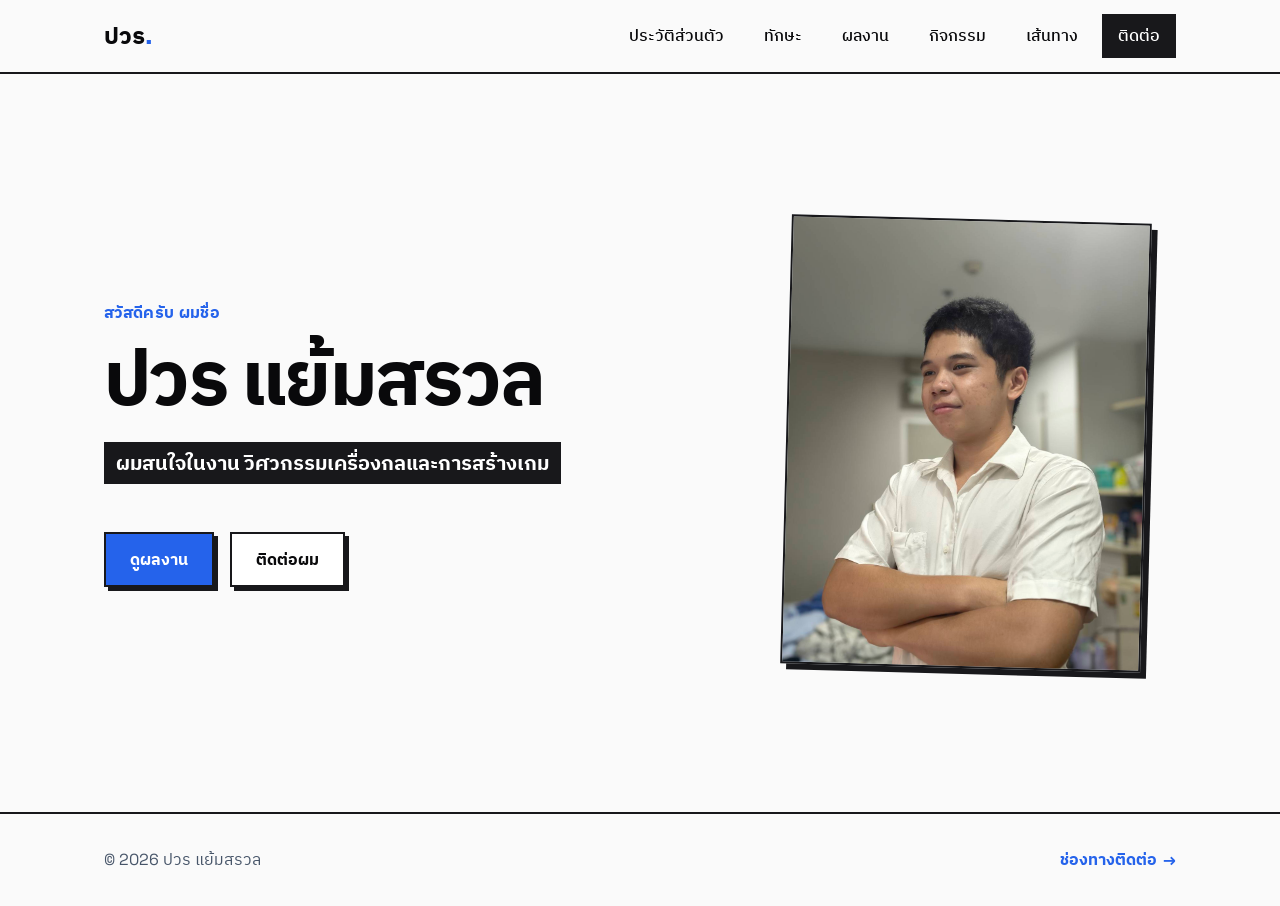
<file: index.html>
<!doctype html>
<html lang="th">
<head>
  <meta charset="utf-8">
  <meta name="viewport" content="width=device-width, initial-scale=1">
  <title>ปวร แย้มสรวล — Portfolio</title>
  <meta name="description" content="พอร์ตโฟลิโอของ ปวร แย้มสรวล — หน้าแรก">
  <link rel="preconnect" href="https://fonts.googleapis.com">
  <link rel="preconnect" href="https://fonts.gstatic.com" crossorigin>
  <link href="https://fonts.googleapis.com/css2?family=Archivo:wght@500;700;800&family=Space+Grotesk:wght@400;500;700&family=IBM+Plex+Sans+Thai:wght@400;500;700&display=swap" rel="stylesheet">
  <link rel="stylesheet" href="style.css">
</head>
<body>
  <a class="skip-link" href="#main">ข้ามไปยังเนื้อหา</a>

  <header class="site-header">
    <nav class="nav container" aria-label="เมนูหลัก">
      <a href="index.html" class="logo" aria-current="page">ปวร<span class="accent">.</span></a>
      <button class="nav-toggle" aria-expanded="false" aria-controls="nav-menu" aria-label="เปิดเมนู">
        <svg width="24" height="24" viewBox="0 0 24 24" fill="none" stroke="currentColor" stroke-width="2" aria-hidden="true"><path d="M3 6h18M3 12h18M3 18h18"/></svg>
      </button>
      <ul class="nav-menu" id="nav-menu">
        <li><a href="about.html">ประวัติส่วนตัว</a></li>
        <li><a href="skills.html">ทักษะ</a></li>
        <li><a href="projects.html">ผลงาน</a></li>
        <li><a href="activities.html">กิจกรรม</a></li>
        <li><a href="journey.html">เส้นทาง</a></li>
        <li><a href="contact.html" class="nav-cta">ติดต่อ</a></li>
      </ul>
    </nav>
  </header>

  <main id="main">
    <section class="hero container">
      <div class="hero-text">
        <p class="eyebrow">สวัสดีครับ ผมชื่อ</p>
        <h1>ปวร แย้มสรวล</h1>
        <p class="hero-role">ผมสนใจในงาน วิศวกรรมเครื่องกลและการสร้างเกม</p>
        <div class="hero-actions">
          <a href="projects.html" class="btn btn-primary">ดูผลงาน</a>
          <a href="contact.html" class="btn btn-outline">ติดต่อผม</a>
        </div>
      </div>
      <figure class="hero-photo">
        <img src="Me1.jpg" alt="รูปของปวร แย้มสรวล ยืนกอดอก สวมเสื้อเชิ้ตสีขาว" width="1110" height="1480" fetchpriority="high">
      </figure>
    </section>
  </main>

  <footer class="site-footer">
    <div class="container footer-inner">
      <p>© <span id="year"></span> ปวร แย้มสรวล</p>
      <a href="contact.html" class="link-arrow">ช่องทางติดต่อ <span aria-hidden="true">→</span></a>
    </div>
  </footer>

  <script src="script.js"></script>
</body>
</html>
</file>
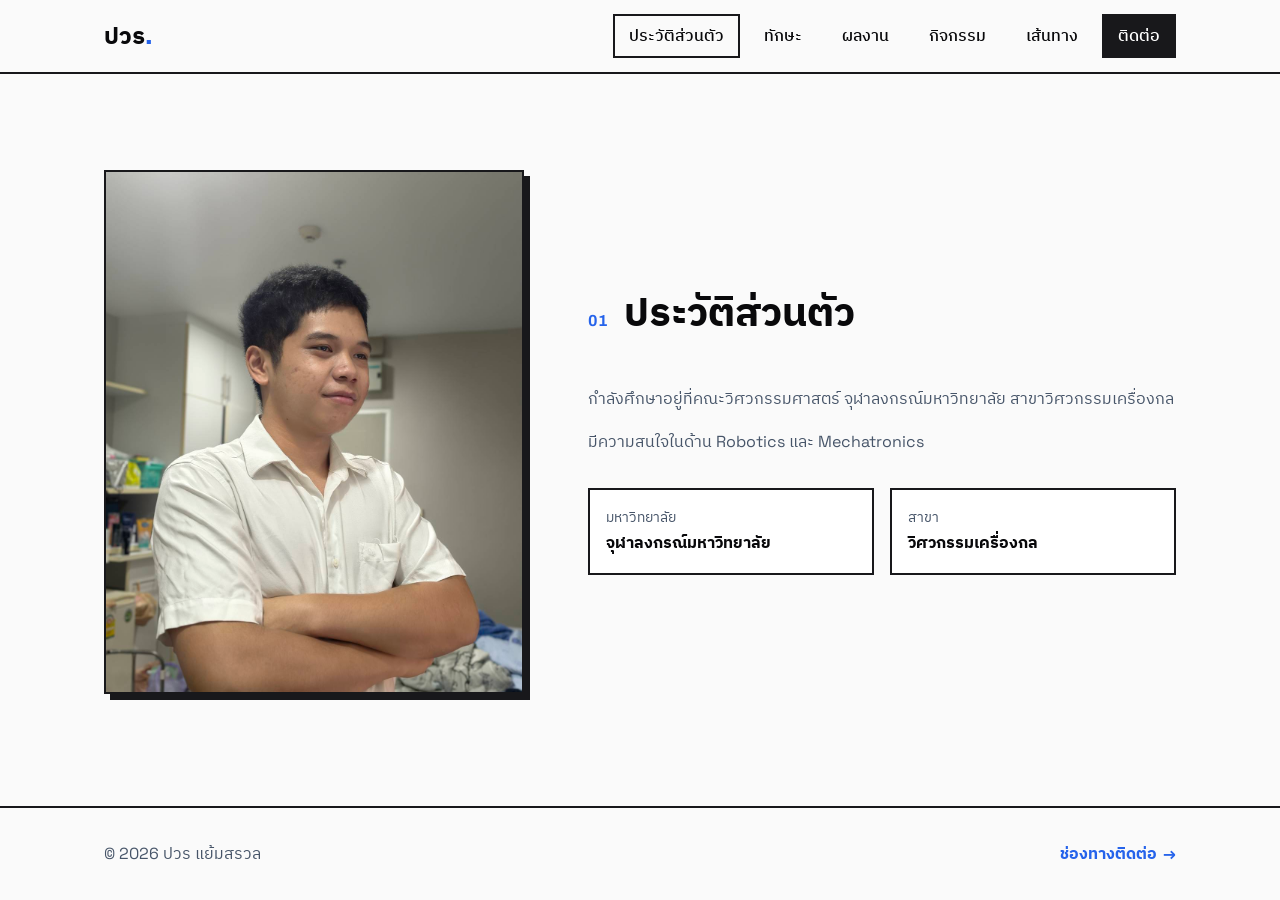
<file: about.html>
<!doctype html>
<html lang="th">
<head>
  <meta charset="utf-8">
  <meta name="viewport" content="width=device-width, initial-scale=1">
  <title>ประวัติส่วนตัว — ปวร แย้มสรวล</title>
  <meta name="description" content="พอร์ตโฟลิโอของ ปวร แย้มสรวล — ประวัติส่วนตัว">
  <link rel="preconnect" href="https://fonts.googleapis.com">
  <link rel="preconnect" href="https://fonts.gstatic.com" crossorigin>
  <link href="https://fonts.googleapis.com/css2?family=Archivo:wght@500;700;800&family=Space+Grotesk:wght@400;500;700&family=IBM+Plex+Sans+Thai:wght@400;500;700&display=swap" rel="stylesheet">
  <link rel="stylesheet" href="style.css">
</head>
<body>
  <a class="skip-link" href="#main">ข้ามไปยังเนื้อหา</a>

  <header class="site-header">
    <nav class="nav container" aria-label="เมนูหลัก">
      <a href="index.html" class="logo">ปวร<span class="accent">.</span></a>
      <button class="nav-toggle" aria-expanded="false" aria-controls="nav-menu" aria-label="เปิดเมนู">
        <svg width="24" height="24" viewBox="0 0 24 24" fill="none" stroke="currentColor" stroke-width="2" aria-hidden="true"><path d="M3 6h18M3 12h18M3 18h18"/></svg>
      </button>
      <ul class="nav-menu" id="nav-menu">
        <li><a href="about.html" class="active" aria-current="page">ประวัติส่วนตัว</a></li>
        <li><a href="skills.html">ทักษะ</a></li>
        <li><a href="projects.html">ผลงาน</a></li>
        <li><a href="activities.html">กิจกรรม</a></li>
        <li><a href="journey.html">เส้นทาง</a></li>
        <li><a href="contact.html" class="nav-cta">ติดต่อ</a></li>
      </ul>
    </nav>
  </header>

  <main id="main">
    <section class="page">
      <div class="container about">
        <figure class="about-photo reveal">
          <img src="Me2.jpg" alt="รูปของปวร แย้มสรวล" width="1110" height="1480">
        </figure>
        <div class="about-text reveal">
          <h1 class="section-title reveal"><span class="num">01</span>ประวัติส่วนตัว</h1>
          <p>กำลังศึกษาอยู่ที่คณะวิศวกรรมศาสตร์ จุฬาลงกรณ์มหาวิทยาลัย สาขาวิศวกรรมเครื่องกล</p>
          <p>มีความสนใจในด้าน Robotics และ Mechatronics</p>
          <dl class="facts">
            <div><dt>มหาวิทยาลัย</dt><dd>จุฬาลงกรณ์มหาวิทยาลัย</dd></div>
            <div><dt>สาขา</dt><dd>วิศวกรรมเครื่องกล</dd></div>
          </dl>
        </div>
      </div>
    </section>
  </main>

  <footer class="site-footer">
    <div class="container footer-inner">
      <p>© <span id="year"></span> ปวร แย้มสรวล</p>
      <a href="contact.html" class="link-arrow">ช่องทางติดต่อ <span aria-hidden="true">→</span></a>
    </div>
  </footer>

  <script src="script.js"></script>
</body>
</html>
</file>
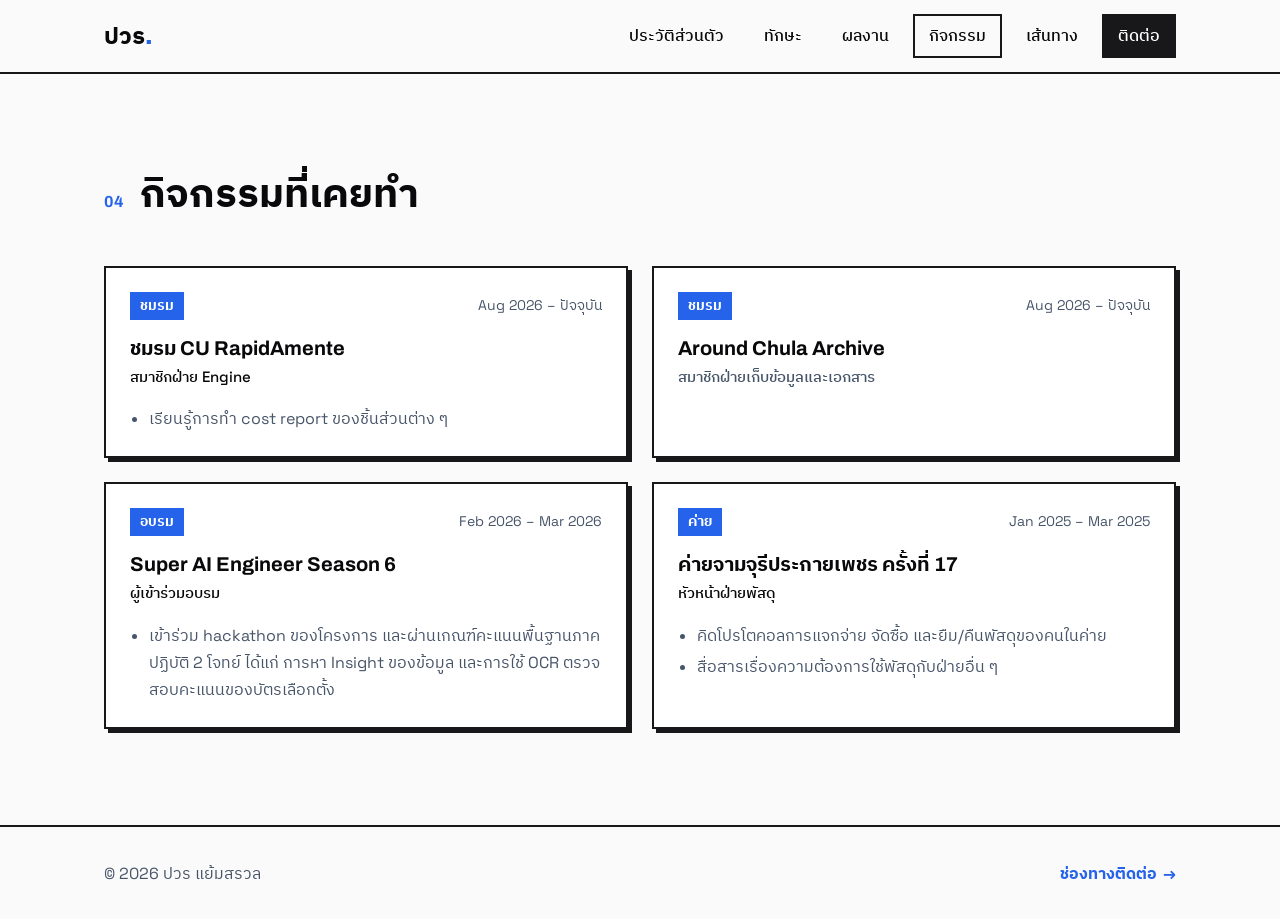
<file: activities.html>
<!doctype html>
<html lang="th">
<head>
  <meta charset="utf-8">
  <meta name="viewport" content="width=device-width, initial-scale=1">
  <title>กิจกรรม — ปวร แย้มสรวล</title>
  <meta name="description" content="พอร์ตโฟลิโอของ ปวร แย้มสรวล — กิจกรรม">
  <link rel="preconnect" href="https://fonts.googleapis.com">
  <link rel="preconnect" href="https://fonts.gstatic.com" crossorigin>
  <link href="https://fonts.googleapis.com/css2?family=Archivo:wght@500;700;800&family=Space+Grotesk:wght@400;500;700&family=IBM+Plex+Sans+Thai:wght@400;500;700&display=swap" rel="stylesheet">
  <link rel="stylesheet" href="style.css">
</head>
<body>
  <a class="skip-link" href="#main">ข้ามไปยังเนื้อหา</a>

  <header class="site-header">
    <nav class="nav container" aria-label="เมนูหลัก">
      <a href="index.html" class="logo">ปวร<span class="accent">.</span></a>
      <button class="nav-toggle" aria-expanded="false" aria-controls="nav-menu" aria-label="เปิดเมนู">
        <svg width="24" height="24" viewBox="0 0 24 24" fill="none" stroke="currentColor" stroke-width="2" aria-hidden="true"><path d="M3 6h18M3 12h18M3 18h18"/></svg>
      </button>
      <ul class="nav-menu" id="nav-menu">
        <li><a href="about.html">ประวัติส่วนตัว</a></li>
        <li><a href="skills.html">ทักษะ</a></li>
        <li><a href="projects.html">ผลงาน</a></li>
        <li><a href="activities.html" class="active" aria-current="page">กิจกรรม</a></li>
        <li><a href="journey.html">เส้นทาง</a></li>
        <li><a href="contact.html" class="nav-cta">ติดต่อ</a></li>
      </ul>
    </nav>
  </header>

  <main id="main">
    <section class="page">
      <div class="container">
        <h1 class="section-title reveal"><span class="num">04</span>กิจกรรมที่เคยทำ</h1>
        <div class="activities-grid">
          <article class="activity reveal">
            <div class="activity-head">
              <span class="activity-kind">ชมรม</span>
              <span class="activity-date">Aug 2026 – ปัจจุบัน</span>
            </div>
            <h2>ชมรม CU RapidAmente</h2>
            <p class="activity-role">สมาชิกฝ่าย Engine</p>
            <ul class="project-points"><li>เรียนรู้การทำ cost report ของชิ้นส่วนต่าง ๆ</li></ul>
          </article>
          <article class="activity reveal">
            <div class="activity-head">
              <span class="activity-kind">ชมรม</span>
              <span class="activity-date">Aug 2026 – ปัจจุบัน</span>
            </div>
            <h2>Around Chula Archive</h2>
            <p class="activity-role">สมาชิกฝ่ายเก็บข้อมูลและเอกสาร</p>
          </article>
          <article class="activity reveal">
            <div class="activity-head">
              <span class="activity-kind">อบรม</span>
              <span class="activity-date">Feb 2026 – Mar 2026</span>
            </div>
            <h2>Super AI Engineer Season 6</h2>
            <p class="activity-role">ผู้เข้าร่วมอบรม</p>
            <ul class="project-points"><li>เข้าร่วม hackathon ของโครงการ และผ่านเกณฑ์คะแนนพื้นฐานภาคปฏิบัติ 2 โจทย์ ได้แก่ การหา Insight ของข้อมูล และการใช้ OCR ตรวจสอบคะแนนของบัตรเลือกตั้ง</li></ul>
          </article>
          <article class="activity reveal">
            <div class="activity-head">
              <span class="activity-kind">ค่าย</span>
              <span class="activity-date">Jan 2025 – Mar 2025</span>
            </div>
            <h2>ค่ายจามจุรีประกายเพชร ครั้งที่ 17</h2>
            <p class="activity-role">หัวหน้าฝ่ายพัสดุ</p>
            <ul class="project-points"><li>คิดโปรโตคอลการแจกจ่าย จัดซื้อ และยืม/คืนพัสดุของคนในค่าย</li><li>สื่อสารเรื่องความต้องการใช้พัสดุกับฝ่ายอื่น ๆ</li></ul>
          </article>
        </div>
      </div>
    </section>
  </main>

  <footer class="site-footer">
    <div class="container footer-inner">
      <p>© <span id="year"></span> ปวร แย้มสรวล</p>
      <a href="contact.html" class="link-arrow">ช่องทางติดต่อ <span aria-hidden="true">→</span></a>
    </div>
  </footer>

  <script src="script.js"></script>
</body>
</html>
</file>
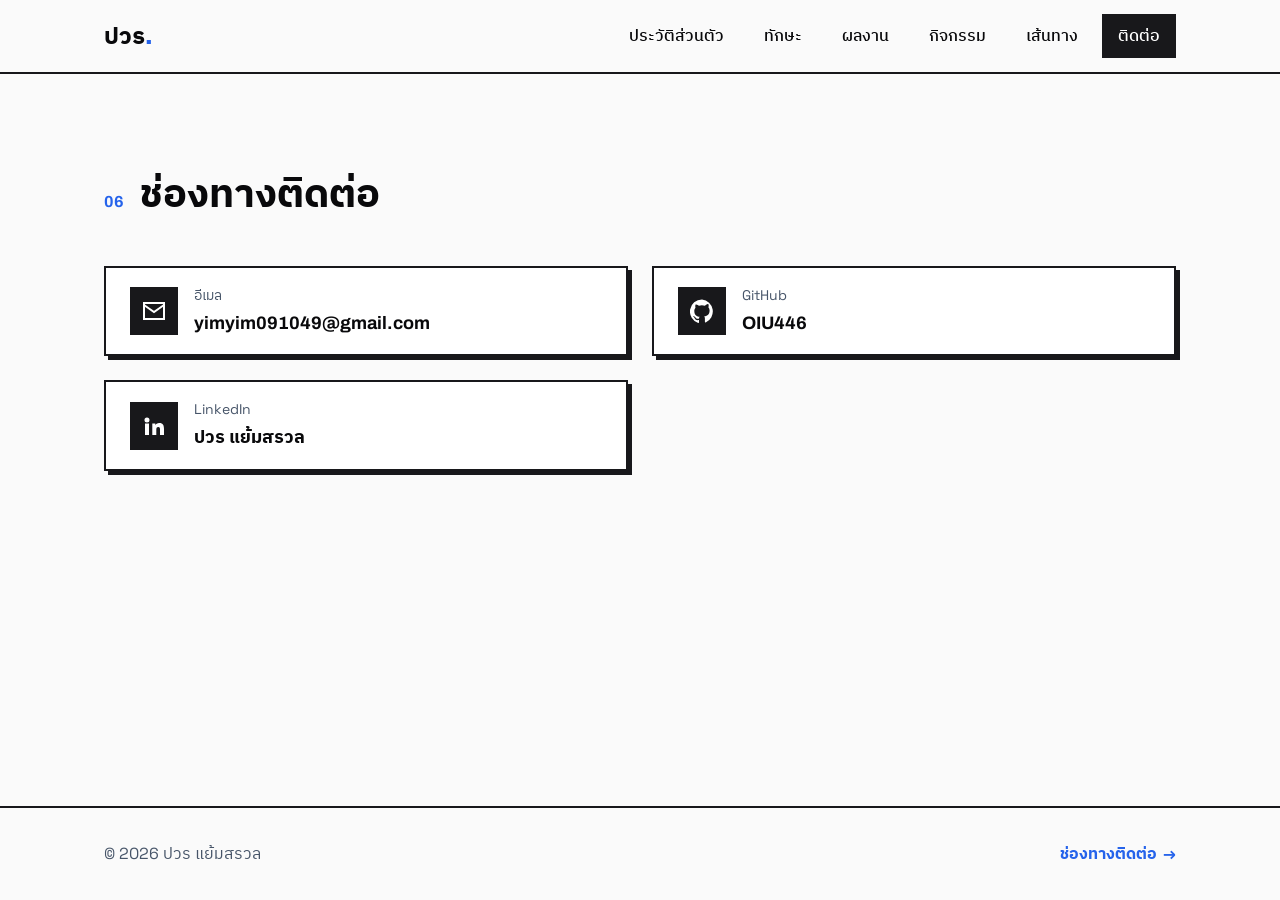
<file: contact.html>
<!doctype html>
<html lang="th">
<head>
  <meta charset="utf-8">
  <meta name="viewport" content="width=device-width, initial-scale=1">
  <title>ช่องทางติดต่อ — ปวร แย้มสรวล</title>
  <meta name="description" content="พอร์ตโฟลิโอของ ปวร แย้มสรวล — ช่องทางติดต่อ">
  <link rel="preconnect" href="https://fonts.googleapis.com">
  <link rel="preconnect" href="https://fonts.gstatic.com" crossorigin>
  <link href="https://fonts.googleapis.com/css2?family=Archivo:wght@500;700;800&family=Space+Grotesk:wght@400;500;700&family=IBM+Plex+Sans+Thai:wght@400;500;700&display=swap" rel="stylesheet">
  <link rel="stylesheet" href="style.css">
</head>
<body>
  <a class="skip-link" href="#main">ข้ามไปยังเนื้อหา</a>

  <header class="site-header">
    <nav class="nav container" aria-label="เมนูหลัก">
      <a href="index.html" class="logo">ปวร<span class="accent">.</span></a>
      <button class="nav-toggle" aria-expanded="false" aria-controls="nav-menu" aria-label="เปิดเมนู">
        <svg width="24" height="24" viewBox="0 0 24 24" fill="none" stroke="currentColor" stroke-width="2" aria-hidden="true"><path d="M3 6h18M3 12h18M3 18h18"/></svg>
      </button>
      <ul class="nav-menu" id="nav-menu">
        <li><a href="about.html">ประวัติส่วนตัว</a></li>
        <li><a href="skills.html">ทักษะ</a></li>
        <li><a href="projects.html">ผลงาน</a></li>
        <li><a href="activities.html">กิจกรรม</a></li>
        <li><a href="journey.html">เส้นทาง</a></li>
        <li><a href="contact.html" class="nav-cta active" aria-current="page">ติดต่อ</a></li>
      </ul>
    </nav>
  </header>

  <main id="main">
    <section class="page">
      <div class="container">
        <h1 class="section-title reveal"><span class="num">06</span>ช่องทางติดต่อ</h1>
        <ul class="channels">
          <li class="reveal">
            <a href="mailto:yimyim091049@gmail.com" class="channel">
              <span class="channel-icon"><svg width="24" height="24" viewBox="0 0 24 24" fill="none" stroke="currentColor" stroke-width="2" aria-hidden="true"><rect x="2" y="4" width="20" height="16"/><path d="m2 6 10 7 10-7"/></svg></span>
              <span class="channel-text"><span class="channel-label">อีเมล</span><span class="channel-value">yimyim091049@gmail.com</span></span>
            </a>
          </li>
          <li class="reveal">
            <a href="https://github.com/OIU446" class="channel" target="_blank" rel="noopener">
              <span class="channel-icon"><svg width="24" height="24" viewBox="0 0 24 24" fill="currentColor" aria-hidden="true"><path d="M12 .5a12 12 0 0 0-3.8 23.4c.6.1.8-.3.8-.6v-2.2c-3.3.7-4-1.4-4-1.4-.6-1.4-1.4-1.8-1.4-1.8-1.1-.7.1-.7.1-.7 1.2.1 1.8 1.2 1.8 1.2 1.1 1.8 2.8 1.3 3.5 1 .1-.8.4-1.3.8-1.6-2.7-.3-5.5-1.3-5.5-5.9 0-1.3.5-2.4 1.2-3.2-.1-.3-.5-1.5.1-3.2 0 0 1-.3 3.3 1.2a11.5 11.5 0 0 1 6 0C17.3 4.7 18.3 5 18.3 5c.7 1.7.3 2.9.1 3.2.8.8 1.2 1.9 1.2 3.2 0 4.6-2.8 5.6-5.5 5.9.4.4.8 1.1.8 2.2v3.3c0 .3.2.7.8.6A12 12 0 0 0 12 .5Z"/></svg></span>
              <span class="channel-text"><span class="channel-label">GitHub</span><span class="channel-value">OIU446</span></span>
            </a>
          </li>
          <li class="reveal">
            <a href="https://www.linkedin.com/in/%E0%B8%9B%E0%B8%A7%E0%B8%A3-%E0%B9%80%E0%B9%80%E0%B8%A2%E0%B9%89%E0%B8%A1%E0%B8%AA%E0%B8%A3%E0%B8%A7%E0%B8%A5-09a3831b8/" class="channel" target="_blank" rel="noopener">
              <span class="channel-icon"><svg width="24" height="24" viewBox="0 0 24 24" fill="currentColor" aria-hidden="true"><path d="M4.98 3.5a2.5 2.5 0 1 1 0 5 2.5 2.5 0 0 1 0-5ZM3 9.5h4V21H3V9.5Zm6.5 0h3.8v1.6h.1c.5-1 1.8-2 3.8-2 4 0 4.8 2.6 4.8 6V21h-4v-5.2c0-1.2 0-2.8-1.7-2.8s-2 1.3-2 2.7V21h-4V9.5Z"/></svg></span>
              <span class="channel-text"><span class="channel-label">LinkedIn</span><span class="channel-value">ปวร แย้มสรวล</span></span>
            </a>
          </li>
        </ul>
      </div>
    </section>
  </main>

  <footer class="site-footer">
    <div class="container footer-inner">
      <p>© <span id="year"></span> ปวร แย้มสรวล</p>
      <a href="contact.html" class="link-arrow">ช่องทางติดต่อ <span aria-hidden="true">→</span></a>
    </div>
  </footer>

  <script src="script.js"></script>
</body>
</html>
</file>
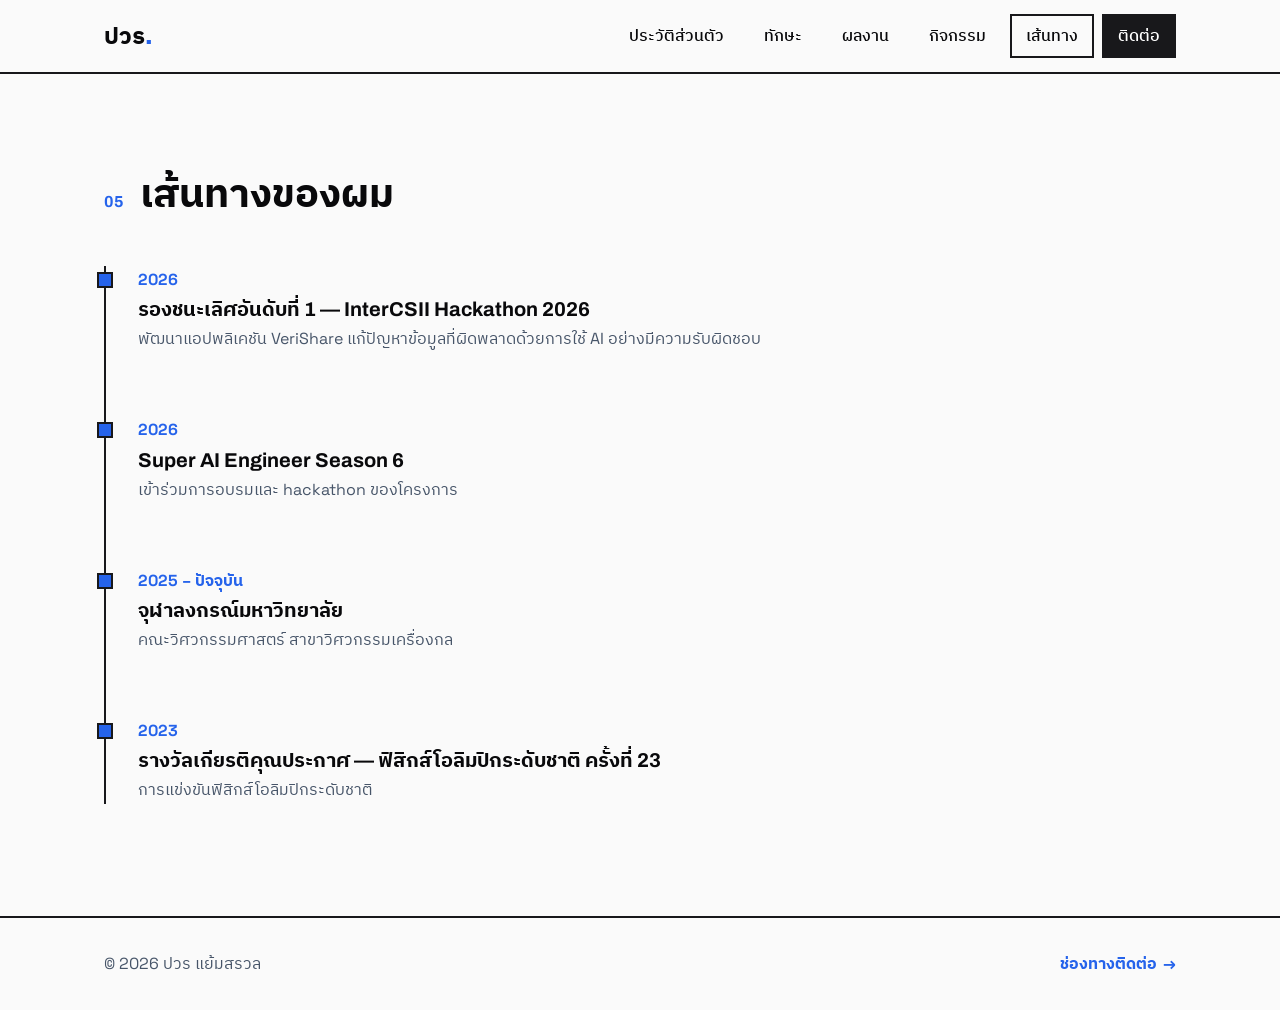
<file: journey.html>
<!doctype html>
<html lang="th">
<head>
  <meta charset="utf-8">
  <meta name="viewport" content="width=device-width, initial-scale=1">
  <title>เส้นทาง — ปวร แย้มสรวล</title>
  <meta name="description" content="พอร์ตโฟลิโอของ ปวร แย้มสรวล — เส้นทาง">
  <link rel="preconnect" href="https://fonts.googleapis.com">
  <link rel="preconnect" href="https://fonts.gstatic.com" crossorigin>
  <link href="https://fonts.googleapis.com/css2?family=Archivo:wght@500;700;800&family=Space+Grotesk:wght@400;500;700&family=IBM+Plex+Sans+Thai:wght@400;500;700&display=swap" rel="stylesheet">
  <link rel="stylesheet" href="style.css">
</head>
<body>
  <a class="skip-link" href="#main">ข้ามไปยังเนื้อหา</a>

  <header class="site-header">
    <nav class="nav container" aria-label="เมนูหลัก">
      <a href="index.html" class="logo">ปวร<span class="accent">.</span></a>
      <button class="nav-toggle" aria-expanded="false" aria-controls="nav-menu" aria-label="เปิดเมนู">
        <svg width="24" height="24" viewBox="0 0 24 24" fill="none" stroke="currentColor" stroke-width="2" aria-hidden="true"><path d="M3 6h18M3 12h18M3 18h18"/></svg>
      </button>
      <ul class="nav-menu" id="nav-menu">
        <li><a href="about.html">ประวัติส่วนตัว</a></li>
        <li><a href="skills.html">ทักษะ</a></li>
        <li><a href="projects.html">ผลงาน</a></li>
        <li><a href="activities.html">กิจกรรม</a></li>
        <li><a href="journey.html" class="active" aria-current="page">เส้นทาง</a></li>
        <li><a href="contact.html" class="nav-cta">ติดต่อ</a></li>
      </ul>
    </nav>
  </header>

  <main id="main">
    <section class="page">
      <div class="container">
        <h1 class="section-title reveal"><span class="num">05</span>เส้นทางของผม</h1>
        <ol class="timeline">
          <li class="reveal">
            <span class="year">2026</span>
            <h2>รองชนะเลิศอันดับที่ 1 — InterCSII Hackathon 2026</h2>
            <p>พัฒนาแอปพลิเคชัน VeriShare แก้ปัญหาข้อมูลที่ผิดพลาดด้วยการใช้ AI อย่างมีความรับผิดชอบ</p>
          </li>
          <li class="reveal">
            <span class="year">2026</span>
            <h2>Super AI Engineer Season 6</h2>
            <p>เข้าร่วมการอบรมและ hackathon ของโครงการ</p>
          </li>
          <li class="reveal">
            <span class="year">2025 – ปัจจุบัน</span>
            <h2>จุฬาลงกรณ์มหาวิทยาลัย</h2>
            <p>คณะวิศวกรรมศาสตร์ สาขาวิศวกรรมเครื่องกล</p>
          </li>
          <li class="reveal">
            <span class="year">2023</span>
            <h2>รางวัลเกียรติคุณประกาศ — ฟิสิกส์โอลิมปิกระดับชาติ ครั้งที่ 23</h2>
            <p>การแข่งขันฟิสิกส์โอลิมปิกระดับชาติ</p>
          </li>
        </ol>
      </div>
    </section>
  </main>

  <footer class="site-footer">
    <div class="container footer-inner">
      <p>© <span id="year"></span> ปวร แย้มสรวล</p>
      <a href="contact.html" class="link-arrow">ช่องทางติดต่อ <span aria-hidden="true">→</span></a>
    </div>
  </footer>

  <script src="script.js"></script>
</body>
</html>
</file>
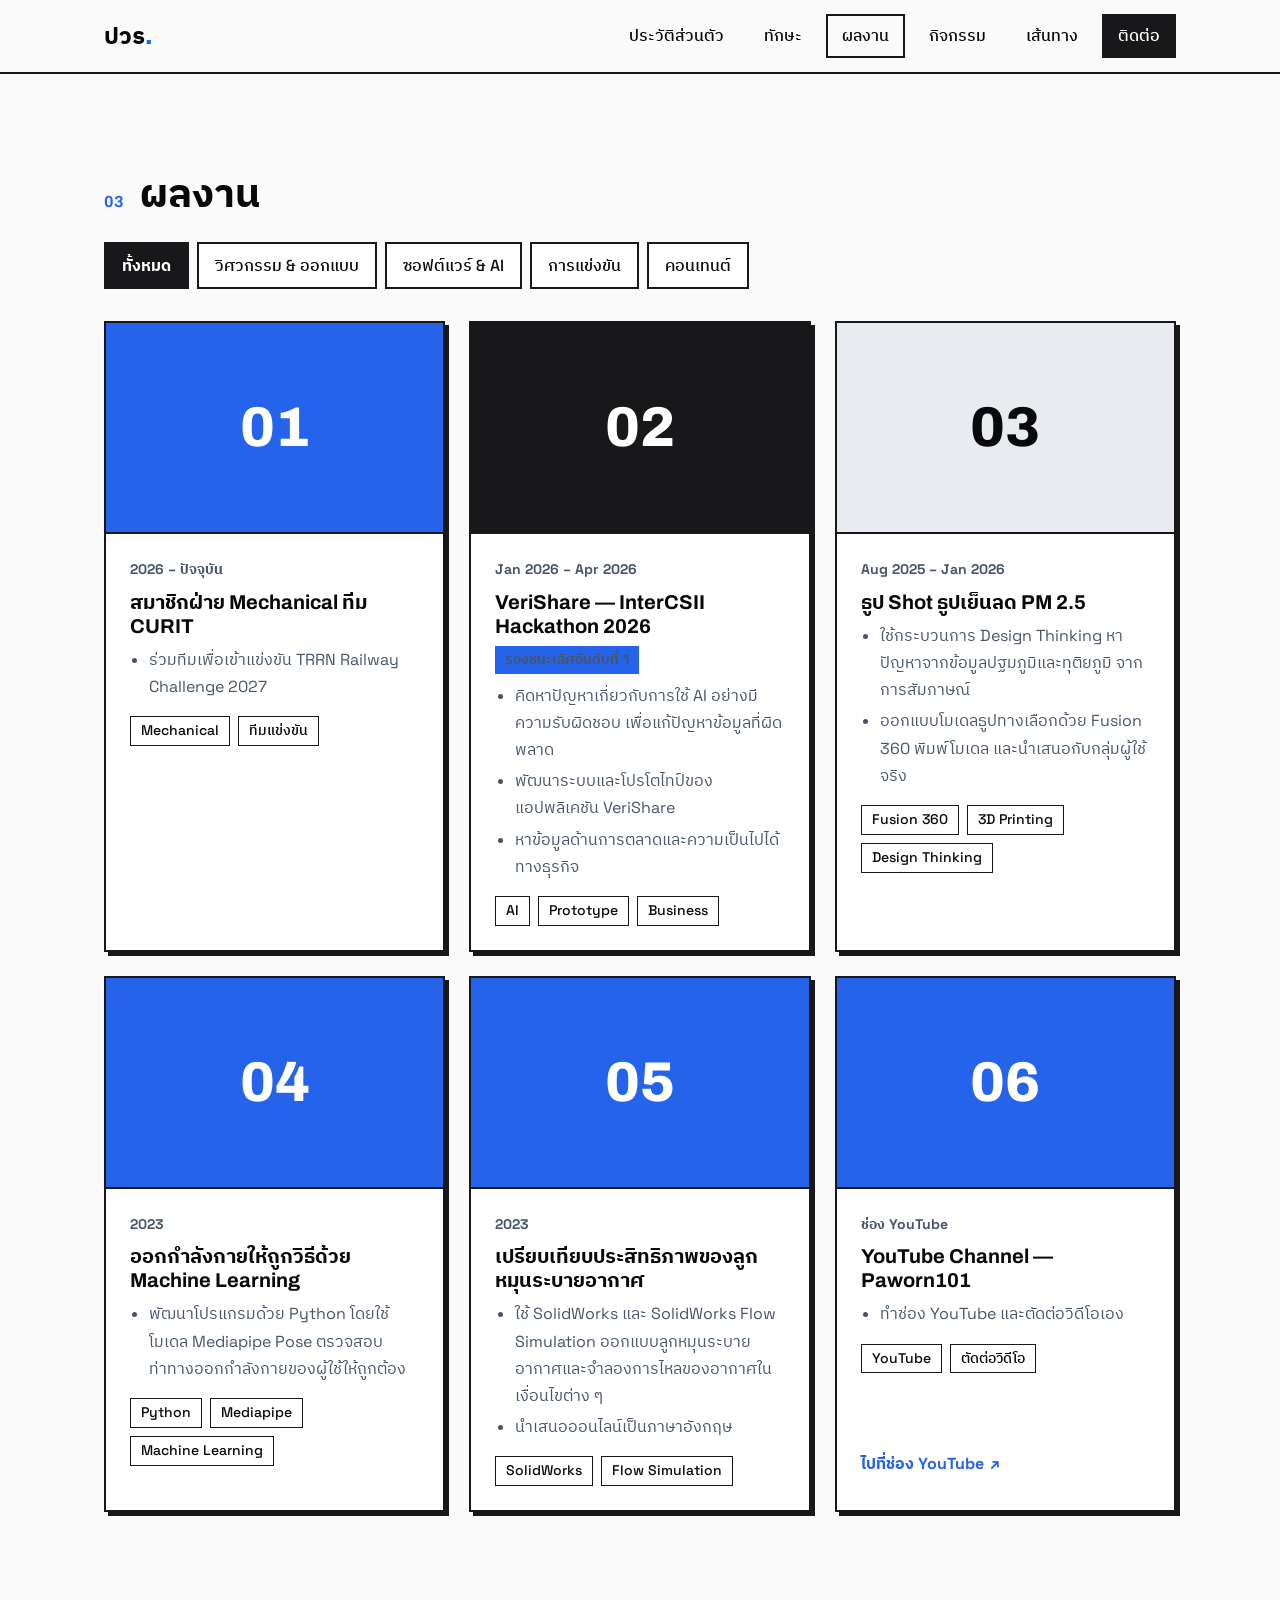
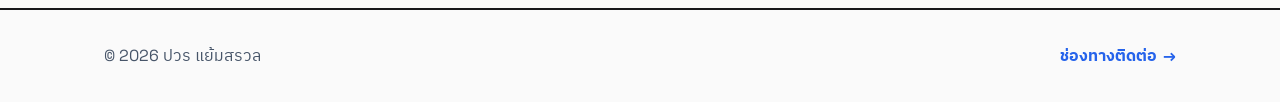
<file: projects.html>
<!doctype html>
<html lang="th">
<head>
  <meta charset="utf-8">
  <meta name="viewport" content="width=device-width, initial-scale=1">
  <title>ผลงาน — ปวร แย้มสรวล</title>
  <meta name="description" content="พอร์ตโฟลิโอของ ปวร แย้มสรวล — ผลงาน">
  <link rel="preconnect" href="https://fonts.googleapis.com">
  <link rel="preconnect" href="https://fonts.gstatic.com" crossorigin>
  <link href="https://fonts.googleapis.com/css2?family=Archivo:wght@500;700;800&family=Space+Grotesk:wght@400;500;700&family=IBM+Plex+Sans+Thai:wght@400;500;700&display=swap" rel="stylesheet">
  <link rel="stylesheet" href="style.css">
</head>
<body>
  <a class="skip-link" href="#main">ข้ามไปยังเนื้อหา</a>

  <header class="site-header">
    <nav class="nav container" aria-label="เมนูหลัก">
      <a href="index.html" class="logo">ปวร<span class="accent">.</span></a>
      <button class="nav-toggle" aria-expanded="false" aria-controls="nav-menu" aria-label="เปิดเมนู">
        <svg width="24" height="24" viewBox="0 0 24 24" fill="none" stroke="currentColor" stroke-width="2" aria-hidden="true"><path d="M3 6h18M3 12h18M3 18h18"/></svg>
      </button>
      <ul class="nav-menu" id="nav-menu">
        <li><a href="about.html">ประวัติส่วนตัว</a></li>
        <li><a href="skills.html">ทักษะ</a></li>
        <li><a href="projects.html" class="active" aria-current="page">ผลงาน</a></li>
        <li><a href="activities.html">กิจกรรม</a></li>
        <li><a href="journey.html">เส้นทาง</a></li>
        <li><a href="contact.html" class="nav-cta">ติดต่อ</a></li>
      </ul>
    </nav>
  </header>

  <main id="main">
    <section class="page">
      <div class="container">
        <h1 class="section-title reveal"><span class="num">03</span>ผลงาน</h1>
        <div class="filters reveal" role="group" aria-label="กรองผลงานตามหมวด">
          <button type="button" class="filter-btn" data-filter="all" aria-pressed="true">ทั้งหมด</button>
          <button type="button" class="filter-btn" data-filter="engineering" aria-pressed="false">วิศวกรรม & ออกแบบ</button>
          <button type="button" class="filter-btn" data-filter="software" aria-pressed="false">ซอฟต์แวร์ & AI</button>
          <button type="button" class="filter-btn" data-filter="competition" aria-pressed="false">การแข่งขัน</button>
          <button type="button" class="filter-btn" data-filter="content" aria-pressed="false">คอนเทนต์</button>
        </div>
        <p class="sr-only" id="filter-status" aria-live="polite"></p>
        <div class="projects-grid">
          <article class="project reveal" data-category="engineering competition">
            <div class="project-thumb" aria-hidden="true">01</div>
            <div class="project-body">
              <p class="project-period">2026 – ปัจจุบัน</p>
              <h2>สมาชิกฝ่าย Mechanical ทีม CURIT</h2>
              <ul class="project-points"><li>ร่วมทีมเพื่อเข้าแข่งขัน TRRN Railway Challenge 2027</li></ul>
              <ul class="tags tags-sm"><li>Mechanical</li><li>ทีมแข่งขัน</li></ul>
            </div>
          </article>
          <article class="project reveal" data-category="software competition">
            <div class="project-thumb" aria-hidden="true">02</div>
            <div class="project-body">
              <p class="project-period">Jan 2026 – Apr 2026</p>
              <h2>VeriShare — InterCSII Hackathon 2026</h2>
              <p class="project-badge">รองชนะเลิศอันดับที่ 1</p>
              <ul class="project-points"><li>คิดหาปัญหาเกี่ยวกับการใช้ AI อย่างมีความรับผิดชอบ เพื่อแก้ปัญหาข้อมูลที่ผิดพลาด</li><li>พัฒนาระบบและโปรโตไทป์ของแอปพลิเคชัน VeriShare</li><li>หาข้อมูลด้านการตลาดและความเป็นไปได้ทางธุรกิจ</li></ul>
              <ul class="tags tags-sm"><li>AI</li><li>Prototype</li><li>Business</li></ul>
            </div>
          </article>
          <article class="project reveal" data-category="engineering">
            <div class="project-thumb" aria-hidden="true">03</div>
            <div class="project-body">
              <p class="project-period">Aug 2025 – Jan 2026</p>
              <h2>ธูป Shot ธูปเย็นลด PM 2.5</h2>
              <ul class="project-points"><li>ใช้กระบวนการ Design Thinking หาปัญหาจากข้อมูลปฐมภูมิและทุติยภูมิ จากการสัมภาษณ์</li><li>ออกแบบโมเดลธูปทางเลือกด้วย Fusion 360 พิมพ์โมเดล และนำเสนอกับกลุ่มผู้ใช้จริง</li></ul>
              <ul class="tags tags-sm"><li>Fusion 360</li><li>3D Printing</li><li>Design Thinking</li></ul>
            </div>
          </article>
          <article class="project reveal" data-category="software">
            <div class="project-thumb" aria-hidden="true">04</div>
            <div class="project-body">
              <p class="project-period">2023</p>
              <h2>ออกกำลังกายให้ถูกวิธีด้วย Machine Learning</h2>
              <ul class="project-points"><li>พัฒนาโปรแกรมด้วย Python โดยใช้โมเดล Mediapipe Pose ตรวจสอบท่าทางออกกำลังกายของผู้ใช้ให้ถูกต้อง</li></ul>
              <ul class="tags tags-sm"><li>Python</li><li>Mediapipe</li><li>Machine Learning</li></ul>
            </div>
          </article>
          <article class="project reveal" data-category="engineering">
            <div class="project-thumb" aria-hidden="true">05</div>
            <div class="project-body">
              <p class="project-period">2023</p>
              <h2>เปรียบเทียบประสิทธิภาพของลูกหมุนระบายอากาศ</h2>
              <ul class="project-points"><li>ใช้ SolidWorks และ SolidWorks Flow Simulation ออกแบบลูกหมุนระบายอากาศและจำลองการไหลของอากาศในเงื่อนไขต่าง ๆ</li><li>นำเสนอออนไลน์เป็นภาษาอังกฤษ</li></ul>
              <ul class="tags tags-sm"><li>SolidWorks</li><li>Flow Simulation</li></ul>
            </div>
          </article>
          <article class="project reveal" data-category="content">
            <div class="project-thumb" aria-hidden="true">06</div>
            <div class="project-body">
              <p class="project-period">ช่อง YouTube</p>
              <h2>YouTube Channel — Paworn101</h2>
              <ul class="project-points"><li>ทำช่อง YouTube และตัดต่อวิดีโอเอง</li></ul>
              <ul class="tags tags-sm"><li>YouTube</li><li>ตัดต่อวิดีโอ</li></ul>
              <a href="https://www.youtube.com/@Paworn101/" class="link-arrow" target="_blank" rel="noopener">ไปที่ช่อง YouTube <span aria-hidden="true">↗</span></a>
            </div>
          </article>
        </div>
      </div>
    </section>
  </main>

  <footer class="site-footer">
    <div class="container footer-inner">
      <p>© <span id="year"></span> ปวร แย้มสรวล</p>
      <a href="contact.html" class="link-arrow">ช่องทางติดต่อ <span aria-hidden="true">→</span></a>
    </div>
  </footer>

  <script src="script.js"></script>
</body>
</html>
</file>
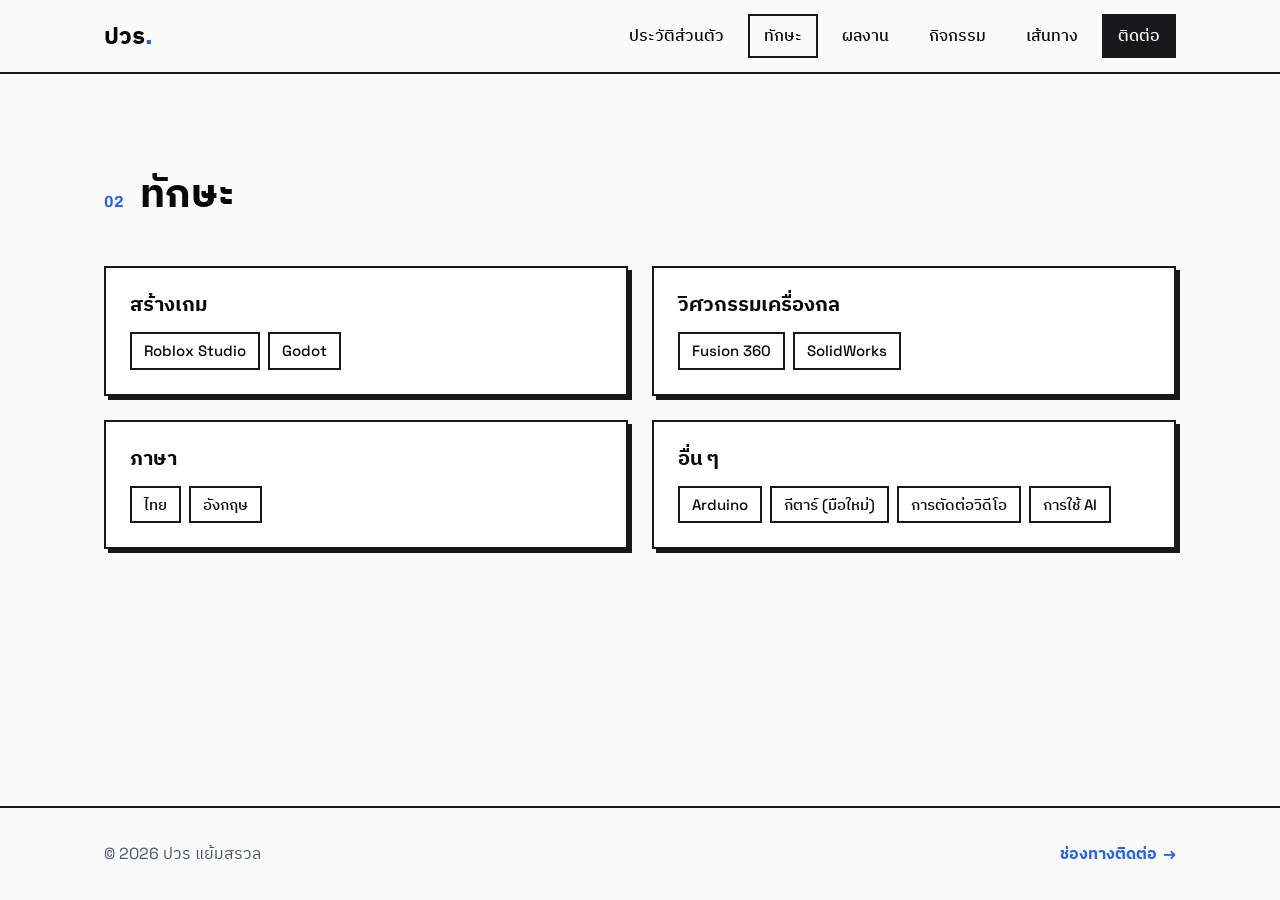
<file: skills.html>
<!doctype html>
<html lang="th">
<head>
  <meta charset="utf-8">
  <meta name="viewport" content="width=device-width, initial-scale=1">
  <title>ทักษะ — ปวร แย้มสรวล</title>
  <meta name="description" content="พอร์ตโฟลิโอของ ปวร แย้มสรวล — ทักษะ">
  <link rel="preconnect" href="https://fonts.googleapis.com">
  <link rel="preconnect" href="https://fonts.gstatic.com" crossorigin>
  <link href="https://fonts.googleapis.com/css2?family=Archivo:wght@500;700;800&family=Space+Grotesk:wght@400;500;700&family=IBM+Plex+Sans+Thai:wght@400;500;700&display=swap" rel="stylesheet">
  <link rel="stylesheet" href="style.css">
</head>
<body>
  <a class="skip-link" href="#main">ข้ามไปยังเนื้อหา</a>

  <header class="site-header">
    <nav class="nav container" aria-label="เมนูหลัก">
      <a href="index.html" class="logo">ปวร<span class="accent">.</span></a>
      <button class="nav-toggle" aria-expanded="false" aria-controls="nav-menu" aria-label="เปิดเมนู">
        <svg width="24" height="24" viewBox="0 0 24 24" fill="none" stroke="currentColor" stroke-width="2" aria-hidden="true"><path d="M3 6h18M3 12h18M3 18h18"/></svg>
      </button>
      <ul class="nav-menu" id="nav-menu">
        <li><a href="about.html">ประวัติส่วนตัว</a></li>
        <li><a href="skills.html" class="active" aria-current="page">ทักษะ</a></li>
        <li><a href="projects.html">ผลงาน</a></li>
        <li><a href="activities.html">กิจกรรม</a></li>
        <li><a href="journey.html">เส้นทาง</a></li>
        <li><a href="contact.html" class="nav-cta">ติดต่อ</a></li>
      </ul>
    </nav>
  </header>

  <main id="main">
    <section class="page">
      <div class="container">
        <h1 class="section-title reveal"><span class="num">02</span>ทักษะ</h1>
        <div class="skills-grid">
          <article class="card reveal">
            <h2>สร้างเกม</h2>
            <ul class="tags"><li>Roblox Studio</li><li>Godot</li></ul>
          </article>
          <article class="card reveal">
            <h2>วิศวกรรมเครื่องกล</h2>
            <ul class="tags"><li>Fusion 360</li><li>SolidWorks</li></ul>
          </article>
          <article class="card reveal">
            <h2>ภาษา</h2>
            <ul class="tags"><li>ไทย</li><li>อังกฤษ</li></ul>
          </article>
          <article class="card reveal">
            <h2>อื่น ๆ</h2>
            <ul class="tags"><li>Arduino</li><li>กีตาร์ (มือใหม่)</li><li>การตัดต่อวิดีโอ</li><li>การใช้ AI</li></ul>
          </article>
        </div>
      </div>
    </section>
  </main>

  <footer class="site-footer">
    <div class="container footer-inner">
      <p>© <span id="year"></span> ปวร แย้มสรวล</p>
      <a href="contact.html" class="link-arrow">ช่องทางติดต่อ <span aria-hidden="true">→</span></a>
    </div>
  </footer>

  <script src="script.js"></script>
</body>
</html>
</file>
<file: style.css>
/* ===== Design tokens (from design-system/portfolio/MASTER.md) ===== */
:root {
  --color-primary: #18181b;
  --color-on-primary: #ffffff;
  --color-accent: #2563eb;
  --color-accent-hover: #1d4ed8;
  --color-on-accent: #ffffff;
  --color-background: #fafafa;
  --color-foreground: #09090b;
  --color-card: #ffffff;
  --color-muted: #e8ecf0;
  --color-muted-foreground: #475569;
  --color-border: #18181b;
  --color-ring: #2563eb;

  --font-heading: "Archivo", "IBM Plex Sans Thai", system-ui, sans-serif;
  --font-body: "Space Grotesk", "IBM Plex Sans Thai", system-ui, sans-serif;

  --space-1: 8px;
  --space-2: 16px;
  --space-3: 24px;
  --space-4: 32px;
  --space-6: 48px;
  --space-8: 64px;
  --space-12: 96px;

  --border: 2px solid var(--color-border);
  --shadow: 6px 6px 0 var(--color-border);
  --shadow-sm: 4px 4px 0 var(--color-border);
  --max-width: 1120px;
  --header-h: 72px;
  --ease: cubic-bezier(0.2, 0.7, 0.3, 1);
}

@media (prefers-color-scheme: dark) {
  :root {
    --color-primary: #fafafa;
    --color-on-primary: #09090b;
    --color-accent: #60a5fa;
    --color-accent-hover: #93c5fd;
    --color-on-accent: #09090b;
    --color-background: #0c0c0e;
    --color-foreground: #f4f4f5;
    --color-card: #18181b;
    --color-muted: #141417;
    --color-muted-foreground: #a1a1aa;
    --color-border: #e4e4e7;
    --color-ring: #60a5fa;
  }
}

/* ===== Base ===== */
*, *::before, *::after { box-sizing: border-box; }
body {
  margin: 0;
  font-family: var(--font-body);
  font-size: 1rem;
  line-height: 1.7;
  color: var(--color-foreground);
  background: var(--color-background);
  -webkit-font-smoothing: antialiased;
  display: flex;
  flex-direction: column;
  min-height: 100vh;
}
main { flex: 1; }
img { display: block; max-width: 100%; height: auto; }
h1, h2, h3 { font-family: var(--font-heading); line-height: 1.2; margin: 0 0 var(--space-2); }
p { margin: 0 0 var(--space-2); }
a { color: inherit; }
:focus-visible { outline: 3px solid var(--color-ring); outline-offset: 3px; }

.container { width: 100%; max-width: var(--max-width); margin-inline: auto; padding-inline: var(--space-3); }
.accent { color: var(--color-accent); }

.skip-link {
  position: absolute; left: var(--space-2); top: -100px; z-index: 100;
  padding: var(--space-1) var(--space-2);
  background: var(--color-primary); color: var(--color-on-primary);
}
.skip-link:focus { top: var(--space-2); }

/* ===== Buttons ===== */
.btn {
  display: inline-flex; align-items: center; justify-content: center;
  min-height: 48px; padding: 12px 24px;
  font-family: var(--font-heading); font-weight: 700; font-size: 1rem;
  text-decoration: none; border: var(--border); cursor: pointer;
  box-shadow: var(--shadow-sm);
  transition: transform 150ms var(--ease), box-shadow 150ms var(--ease), background-color 150ms var(--ease);
}
.btn:hover { transform: translate(-2px, -2px); box-shadow: var(--shadow); }
.btn:active { transform: translate(2px, 2px); box-shadow: 0 0 0 var(--color-border); }
.btn-primary { background: var(--color-accent); color: var(--color-on-accent); }
.btn-primary:hover { background: var(--color-accent-hover); }
.btn-outline { background: var(--color-card); color: var(--color-foreground); }
.btn-lg { font-size: 1.125rem; padding: 16px 32px; overflow-wrap: anywhere; }

.link-arrow {
  display: inline-flex; align-items: center; gap: 6px; min-height: 44px;
  font-weight: 700; text-decoration: none; color: var(--color-accent);
}
.link-arrow span { transition: transform 150ms var(--ease); }
.link-arrow:hover span { transform: translateX(4px); }

/* ===== Header / Nav ===== */
.site-header {
  position: sticky; top: 0; z-index: 50;
  background: var(--color-background);
  border-bottom: var(--border);
}
.nav { display: flex; align-items: center; justify-content: space-between; height: var(--header-h); }
.logo { font-family: var(--font-heading); font-weight: 800; font-size: 1.5rem; text-decoration: none; }
.nav-menu { display: flex; gap: var(--space-1); list-style: none; margin: 0; padding: 0; }
.nav-menu a {
  display: inline-flex; align-items: center; min-height: 44px; padding: 0 14px;
  font-weight: 500; text-decoration: none; border: 2px solid transparent;
  transition: border-color 150ms var(--ease);
}
.nav-menu a:hover, .nav-menu a.active { border-color: var(--color-border); }
.nav-menu .nav-cta { background: var(--color-primary); color: var(--color-on-primary); }
.nav-toggle {
  display: none; width: 44px; height: 44px; align-items: center; justify-content: center;
  background: var(--color-card); color: var(--color-foreground); border: var(--border); cursor: pointer;
}

/* ===== Hero ===== */
.hero {
  display: grid; grid-template-columns: 1.4fr 1fr; gap: var(--space-8);
  align-items: center; padding-block: var(--space-12);
  min-height: calc(100vh - var(--header-h) - 90px);
}
.eyebrow { font-weight: 700; color: var(--color-accent); letter-spacing: 0.02em; margin-bottom: var(--space-1); }
.hero h1 { font-size: clamp(2.5rem, 7vw, 4.75rem); font-weight: 800; letter-spacing: -0.02em; margin-bottom: var(--space-2); }
.hero-role {
  display: inline-block; font-family: var(--font-heading); font-weight: 700; font-size: 1.25rem;
  padding: 4px 12px; background: var(--color-primary); color: var(--color-on-primary);
}
.hero-lead { font-size: 1.125rem; color: var(--color-muted-foreground); max-width: 52ch; margin-top: var(--space-2); }
.hero-actions { display: flex; flex-wrap: wrap; gap: var(--space-2); margin-top: var(--space-4); }
.hero-photo, .about-photo { margin: 0; border: var(--border); box-shadow: var(--shadow); background: var(--color-muted); }
.hero-photo img, .about-photo img { width: 100%; aspect-ratio: 4 / 5; object-fit: cover; object-position: center 20%; }
.hero-photo { width: 100%; max-width: 360px; justify-self: center; transform: rotate(1.5deg); }
.hero-photo img { transform: scaleX(-1); } /* mirror so the face looks toward the text */

/* ===== Pages ===== */
.page { padding-block: var(--space-12); }
.page-lead { color: var(--color-muted-foreground); max-width: 60ch; margin: calc(-1 * var(--space-3)) 0 var(--space-6); }
.section-title { display: flex; align-items: baseline; gap: var(--space-2); font-size: clamp(1.75rem, 4vw, 2.5rem); font-weight: 800; margin-bottom: var(--space-6); }
.num { font-size: 1rem; color: var(--color-accent); font-weight: 700; }

/* About */
.about { display: grid; grid-template-columns: 1fr 1.4fr; gap: var(--space-8); align-items: center; }
.about-text p { color: var(--color-muted-foreground); max-width: 60ch; }
.facts { display: grid; grid-template-columns: repeat(2, 1fr); gap: var(--space-2); margin: var(--space-4) 0 0; }
.facts div { border: var(--border); padding: var(--space-2); background: var(--color-card); }
.facts dt { font-size: 0.875rem; color: var(--color-muted-foreground); }
.facts dd { margin: 0; font-weight: 700; }

/* Cards / tags */
.skills-grid { display: grid; grid-template-columns: repeat(2, 1fr); gap: var(--space-3); }
.card { background: var(--color-card); border: var(--border); box-shadow: var(--shadow-sm); padding: var(--space-3); }
.card h2 { font-size: 1.25rem; }
.tags { display: flex; flex-wrap: wrap; gap: var(--space-1); list-style: none; margin: 0; padding: 0; }
.tags li { padding: 4px 12px; border: var(--border); font-size: 0.9375rem; font-weight: 500; white-space: nowrap; }
.tags-sm li { font-size: 0.875rem; padding: 2px 10px; border-width: 1.5px; }

/* Projects */
.projects-grid { display: grid; grid-template-columns: repeat(3, 1fr); gap: var(--space-3); }
.project {
  display: flex; flex-direction: column; background: var(--color-card); border: var(--border);
  box-shadow: var(--shadow-sm); transition: transform 200ms var(--ease), box-shadow 200ms var(--ease);
}
.project:hover { transform: translate(-3px, -3px); box-shadow: var(--shadow); }
.project-thumb {
  display: grid; place-items: center; aspect-ratio: 16 / 10; border-bottom: var(--border);
  background: var(--color-accent); color: var(--color-on-accent);
  font-family: var(--font-heading); font-weight: 800; font-size: 3.5rem;
}
.project:nth-child(2) .project-thumb { background: var(--color-primary); color: var(--color-on-primary); }
.project:nth-child(3) .project-thumb { background: var(--color-muted); color: var(--color-foreground); }
.project-body { display: flex; flex-direction: column; gap: var(--space-1); padding: var(--space-3); flex: 1; }
.project-body p { color: var(--color-muted-foreground); }
.project-body .link-arrow { margin-top: auto; }

/* Timeline */
.timeline { list-style: none; margin: 0; padding: 0 0 0 var(--space-4); border-left: var(--border); }
.timeline li { position: relative; padding-bottom: var(--space-6); }
.timeline li:last-child { padding-bottom: 0; }
.timeline li::before {
  content: ""; position: absolute; left: calc(-1 * var(--space-4) - 9px); top: 6px;
  width: 16px; height: 16px; background: var(--color-accent); border: var(--border);
}
.year { display: inline-block; font-weight: 700; color: var(--color-accent); margin-bottom: 4px; }
.timeline h2 { font-size: 1.25rem; margin-bottom: 4px; }
.timeline p { color: var(--color-muted-foreground); }

/* Activities */
.activities-grid { display: grid; grid-template-columns: repeat(2, 1fr); gap: var(--space-3); }
.activity { background: var(--color-card); border: var(--border); box-shadow: var(--shadow-sm); padding: var(--space-3); }
.activity-head { display: flex; justify-content: space-between; align-items: center; gap: var(--space-2); margin-bottom: var(--space-2); }
.activity-kind { padding: 2px 10px; background: var(--color-accent); color: var(--color-on-accent); font-weight: 700; font-size: 0.875rem; }
.activity-date { font-size: 0.875rem; color: var(--color-muted-foreground); }
.activity h2 { font-size: 1.25rem; margin-bottom: 4px; }
.activity-role { font-weight: 500; font-size: 0.9375rem; }
.activity p:last-child { color: var(--color-muted-foreground); margin: 0; }

/* Contact */
.channels { display: grid; grid-template-columns: repeat(2, 1fr); gap: var(--space-3); list-style: none; margin: 0; padding: 0; }
.channel {
  display: flex; align-items: center; gap: var(--space-2); min-height: 80px; padding: var(--space-2) var(--space-3);
  background: var(--color-card); border: var(--border); box-shadow: var(--shadow-sm); text-decoration: none;
  transition: transform 150ms var(--ease), box-shadow 150ms var(--ease);
}
.channel:hover { transform: translate(-2px, -2px); box-shadow: var(--shadow); }
.channel-icon {
  display: grid; place-items: center; flex-shrink: 0; width: 48px; height: 48px;
  background: var(--color-primary); color: var(--color-on-primary);
}
.channel-text { display: flex; flex-direction: column; min-width: 0; }
.channel-label { font-size: 0.875rem; color: var(--color-muted-foreground); }
.channel-value { font-family: var(--font-heading); font-weight: 700; font-size: 1.125rem; overflow-wrap: anywhere; }

/* Footer */
.site-footer { border-top: var(--border); padding-block: var(--space-3); }
.footer-inner { display: flex; justify-content: space-between; align-items: center; flex-wrap: wrap; gap: var(--space-2); }
.footer-inner p { margin: 0; color: var(--color-muted-foreground); }

/* ===== Scroll reveal (JS adds .js to <html>; content stays visible without JS) ===== */
.js .reveal { opacity: 0; transform: translateY(12px); transition: opacity 400ms var(--ease), transform 400ms var(--ease); }
.js .reveal.is-visible { opacity: 1; transform: none; }

/* ===== Responsive ===== */
@media (max-width: 1023px) {
  .hero { gap: var(--space-6); }
  .skills-grid, .projects-grid { grid-template-columns: repeat(2, 1fr); }
  .nav-menu a { padding: 0 10px; }
}

@media (max-width: 767px) {
  :root { --header-h: 64px; }
  .container { padding-inline: var(--space-2); }
  .nav-toggle { display: inline-flex; }
  .nav-menu {
    position: absolute; top: var(--header-h); left: 0; right: 0;
    flex-direction: column; gap: 0; padding: var(--space-1) var(--space-2) var(--space-2);
    background: var(--color-background); border-bottom: var(--border);
    display: none;
  }
  .nav-menu.open { display: flex; }
  .nav-menu a { width: 100%; min-height: 48px; }
  .hero, .about { grid-template-columns: 1fr; }
  .hero { padding-block: var(--space-8); }
  .hero { min-height: 0; }
  .hero-photo { max-width: 280px; transform: none; order: -1; }
  .about-photo { max-width: 360px; }
  .page { padding-block: var(--space-8); }
  .skills-grid, .projects-grid, .activities-grid, .channels, .facts { grid-template-columns: 1fr; }
}

@media (prefers-reduced-motion: reduce) {
  *, *::before, *::after { transition: none !important; animation: none !important; }
  .js .reveal { opacity: 1; transform: none; }
}

/* ===== Screen-reader only ===== */
.sr-only { position: absolute; width: 1px; height: 1px; padding: 0; margin: -1px; overflow: hidden; clip: rect(0 0 0 0); white-space: nowrap; border: 0; }

/* ===== Language buttons with score tooltip ===== */
.lang { position: relative; padding: 0 !important; border: 0 !important; }
.lang-btn {
  min-height: 44px; padding: 8px 16px; cursor: pointer;
  font: inherit; font-weight: 700; color: var(--color-foreground);
  background: var(--color-card); border: var(--border); box-shadow: var(--shadow-sm);
  transition: transform 150ms var(--ease), box-shadow 150ms var(--ease), background-color 150ms var(--ease);
}
.lang-btn:hover, .lang-btn[aria-expanded="true"] { transform: translate(-2px, -2px); box-shadow: var(--shadow); background: var(--color-accent); color: var(--color-on-accent); }
.lang-tip {
  position: absolute; left: 0; bottom: calc(100% + 10px); z-index: 10;
  display: flex; flex-direction: column; gap: 2px; width: max-content; max-width: 240px;
  padding: 10px 14px; background: var(--color-primary); color: var(--color-on-primary);
  border: var(--border); font-size: 0.9375rem; font-weight: 500; white-space: normal;
  opacity: 0; visibility: hidden; transform: translateY(4px);
  transition: opacity 150ms var(--ease), transform 150ms var(--ease), visibility 150ms;
}
.lang:hover .lang-tip, .lang-btn:focus-visible + .lang-tip, .lang-btn[aria-expanded="true"] + .lang-tip { opacity: 1; visibility: visible; transform: none; }
.card-hint { margin: var(--space-2) 0 0; font-size: 0.875rem; color: var(--color-muted-foreground); }

/* ===== Project filters ===== */
.filters { display: flex; flex-wrap: wrap; gap: var(--space-1); margin: calc(-1 * var(--space-3)) 0 var(--space-4); }
.filter-btn {
  min-height: 44px; padding: 8px 16px; cursor: pointer;
  font: inherit; font-weight: 500; color: var(--color-foreground);
  background: var(--color-card); border: var(--border);
  transition: background-color 150ms var(--ease), color 150ms var(--ease);
}
.filter-btn:hover { background: var(--color-muted); }
.filter-btn[aria-pressed="true"] { background: var(--color-primary); color: var(--color-on-primary); font-weight: 700; }
.project[hidden] { display: none; }
.project-period { margin: 0; font-size: 0.875rem; font-weight: 700; color: var(--color-accent); }
.project-badge { align-self: flex-start; margin: 0; padding: 2px 10px; background: var(--color-accent); color: var(--color-on-accent); font-size: 0.875rem; font-weight: 700; }
.project-points { margin: 0 0 var(--space-1); padding-left: 1.2em; color: var(--color-muted-foreground); }
.project-points li + li { margin-top: 4px; }
.project-body h2 { font-size: 1.25rem; margin-bottom: 0; }
.activity .project-points { margin: var(--space-1) 0 0; }
</file>
